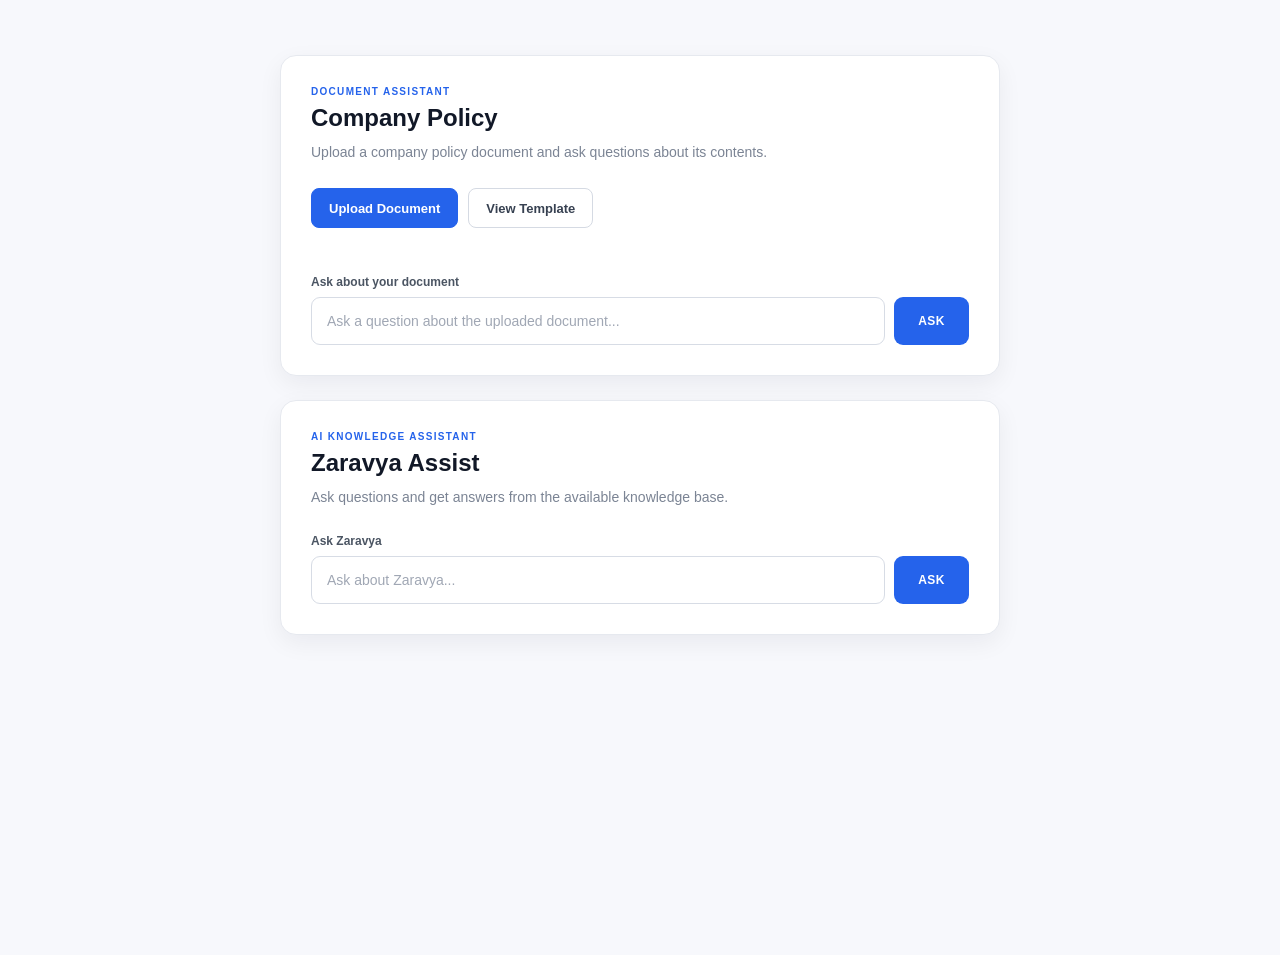
<file: index.html>
<!DOCTYPE html>
<html lang="en">

<head>
    <meta charset="UTF-8">
    <meta name="viewport" content="width=device-width, initial-scale=1.0">

    <title>Zaravya Assist</title>

    <link rel="stylesheet" href="/style.css">
</head>

<body>

    <div class="main-container">

        <!-- ==============================
             COMPANY POLICY
        =============================== -->

        <div class="company-box">

            <div class="section-header">

                <div>
                    <span class="section-label">DOCUMENT ASSISTANT</span>
                    <h2>Company Policy</h2>
                </div>

            </div>


            <p class="section-description">
                Upload a company policy document and ask questions about its contents.
            </p>


            <div class="company-buttons">

                <button
                    class="secondary-button"
                    onclick="document.getElementById('file').click()"
                >
                    Upload Document
                </button>

                <input
                    type="file"
                    id="file"
                    accept=".pdf,.png,.jpg,.jpeg,.doc,.docx"
                    onchange="uploadFile()"
                >

                <button
                    class="outline-button"
                    onclick="openTemplate()"
                >
                    View Template
                </button>

            </div>


            <div id="upload-status"></div>


            <div class="question-label">
                Ask about your document
            </div>


            <div class="company-question">

                <input
                    id="company-question"
                    placeholder="Ask a question about the uploaded document..."
                    onkeydown="handleCompanyEnter(event)"
                >

                <button
                    class="ask-button"
                    onclick="askCompany()"
                >
                    ASK
                </button>

            </div>


            <div id="company-answer"></div>

        </div>



        <!-- ==============================
             ZARAVYA ASSIST
        =============================== -->

        <div class="assist-box">

            <div class="section-header">

                <div>
                    <span class="section-label">AI KNOWLEDGE ASSISTANT</span>
                    <h1>Zaravya Assist</h1>
                </div>

            </div>


            <p class="section-description">
                Ask questions and get answers from the available knowledge base.
            </p>


            <div class="question-label">
                Ask Zaravya
            </div>


            <div class="question-area">

                <input
                    id="question"
                    placeholder="Ask about Zaravya..."
                    onkeydown="handleEnter(event)"
                >

                <button
                    class="ask-button"
                    onclick="askQuestion()"
                >
                    ASK
                </button>

            </div>


            <div id="answer"></div>

        </div>

    </div>



    <!-- ==============================
         TEMPLATE POPUP
    =============================== -->

    <div
        id="template-modal"
        class="template-modal"
    >

        <div class="template-modal-content">

            <div class="template-modal-header">

                <div>

                    <span class="section-label">
                        DOCUMENT TEMPLATE
                    </span>

                    <h2>Company Policy Template</h2>

                    <p>
                        Preview the template before downloading.
                    </p>

                </div>


                <button
                    class="close-template"
                    onclick="closeTemplate()"
                >
                    ×
                </button>

            </div>


            <!--
                The separate company_policy_template.html
                will be loaded here.
            -->

            <iframe
                id="template-frame"
                src=""
                title="Company Policy Template"
            ></iframe>


            <div class="template-modal-footer">

                <button
                    class="download-template"
                    onclick="downloadTemplate()"
                >
                    Download Template
                </button>

            </div>

        </div>

    </div>


    <script src="/script.js"></script>

</body>

</html>
</file>
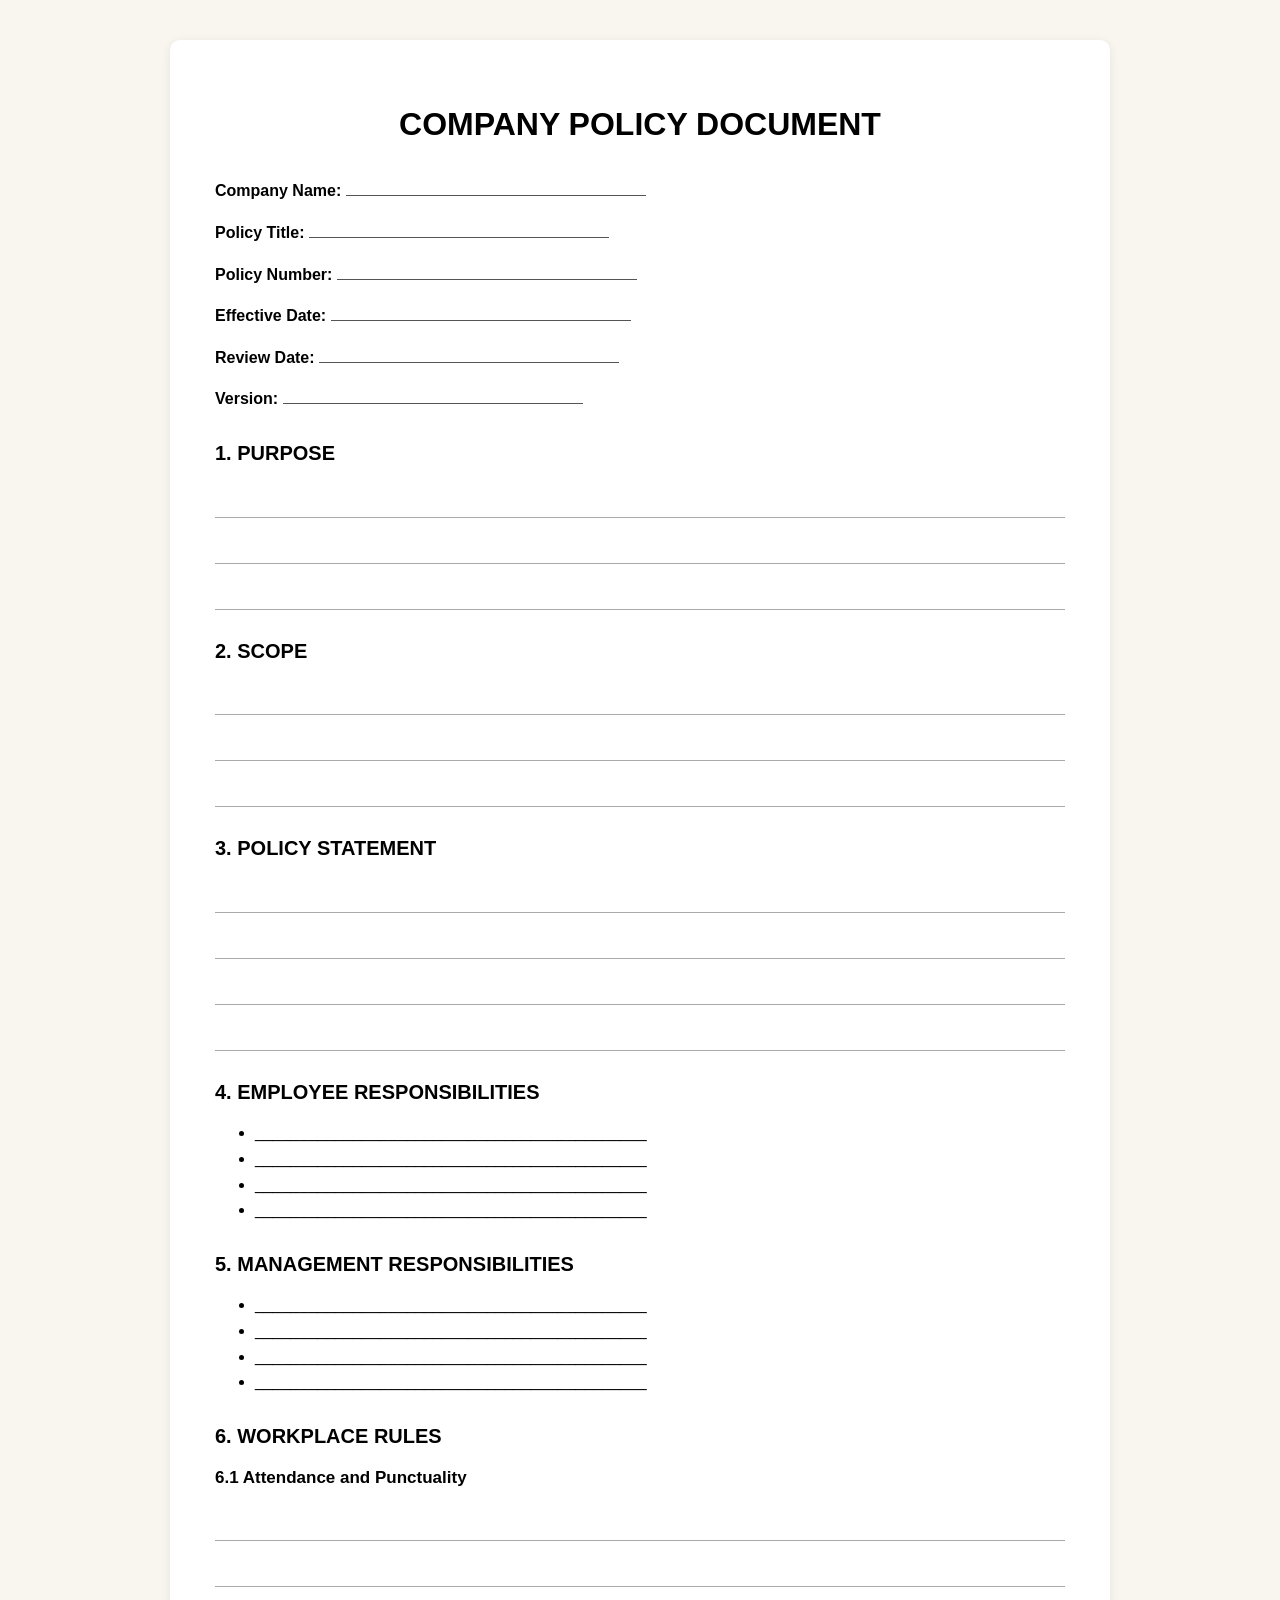
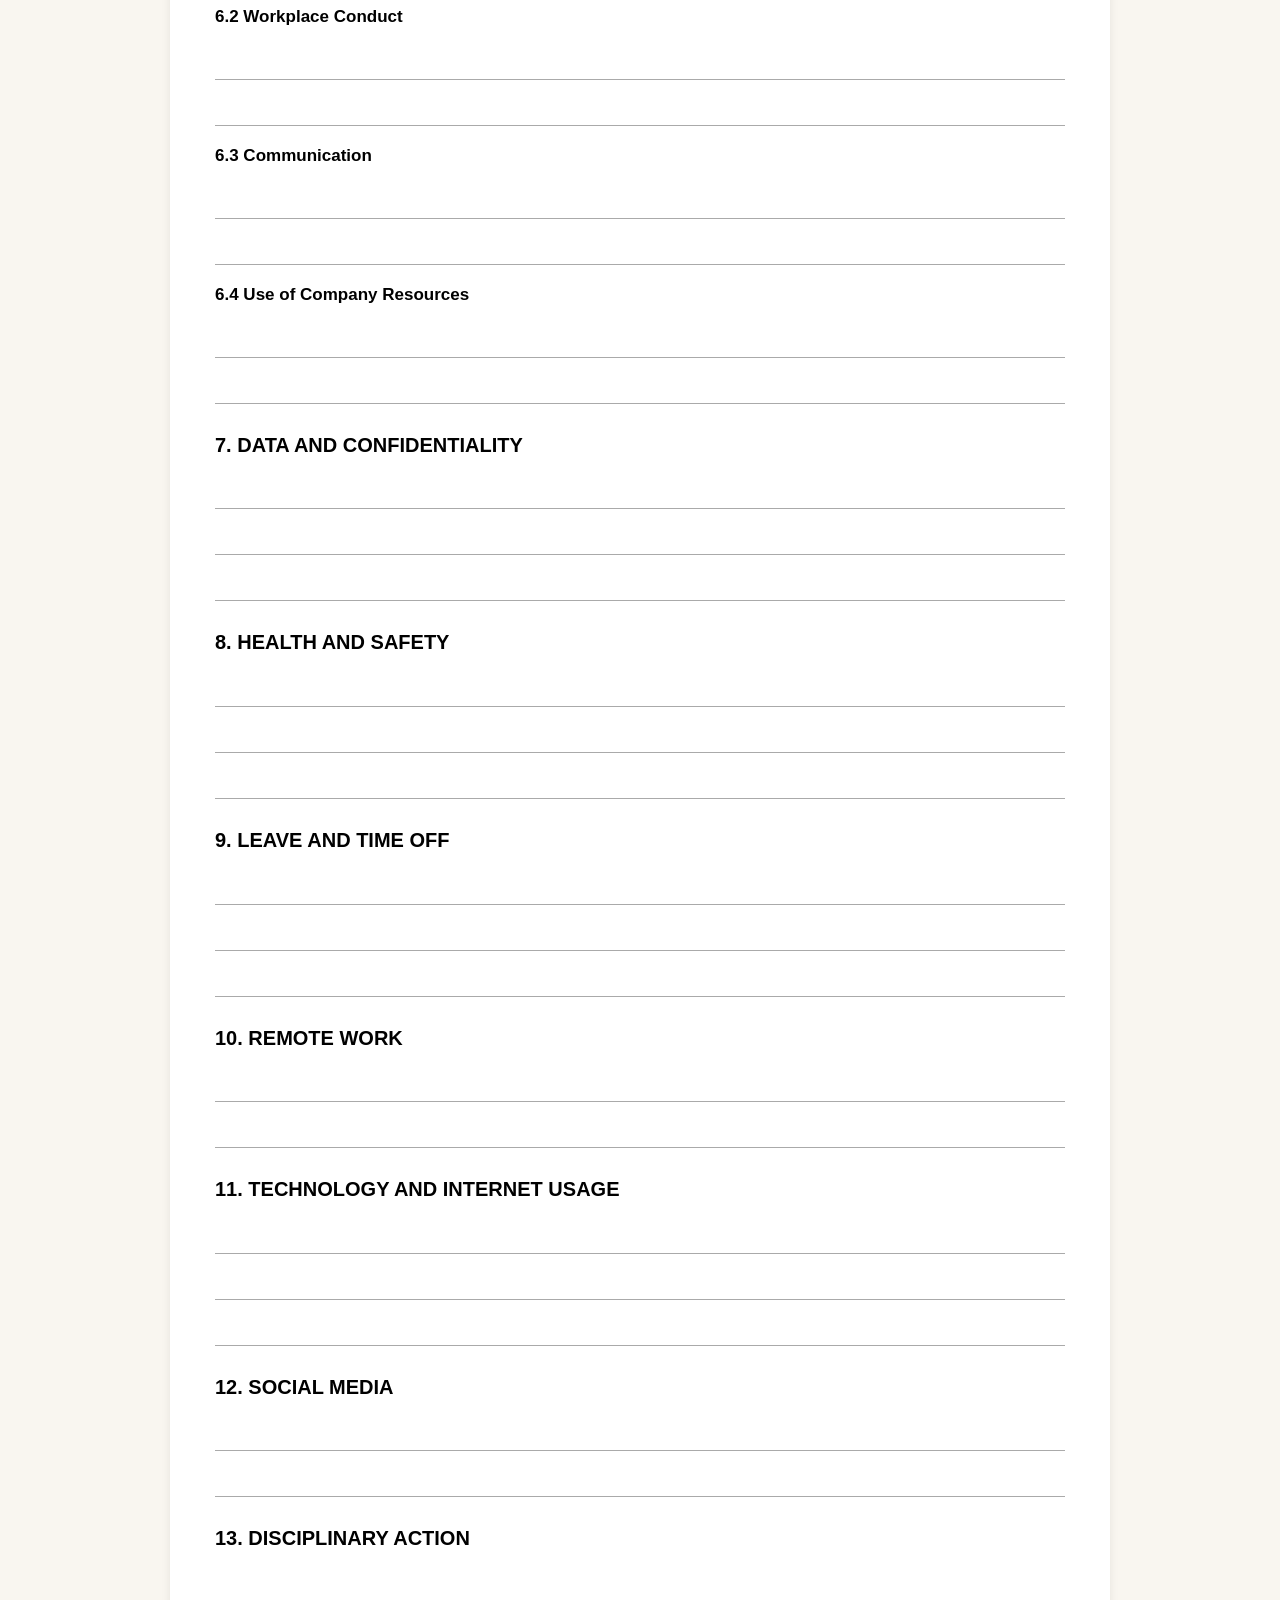
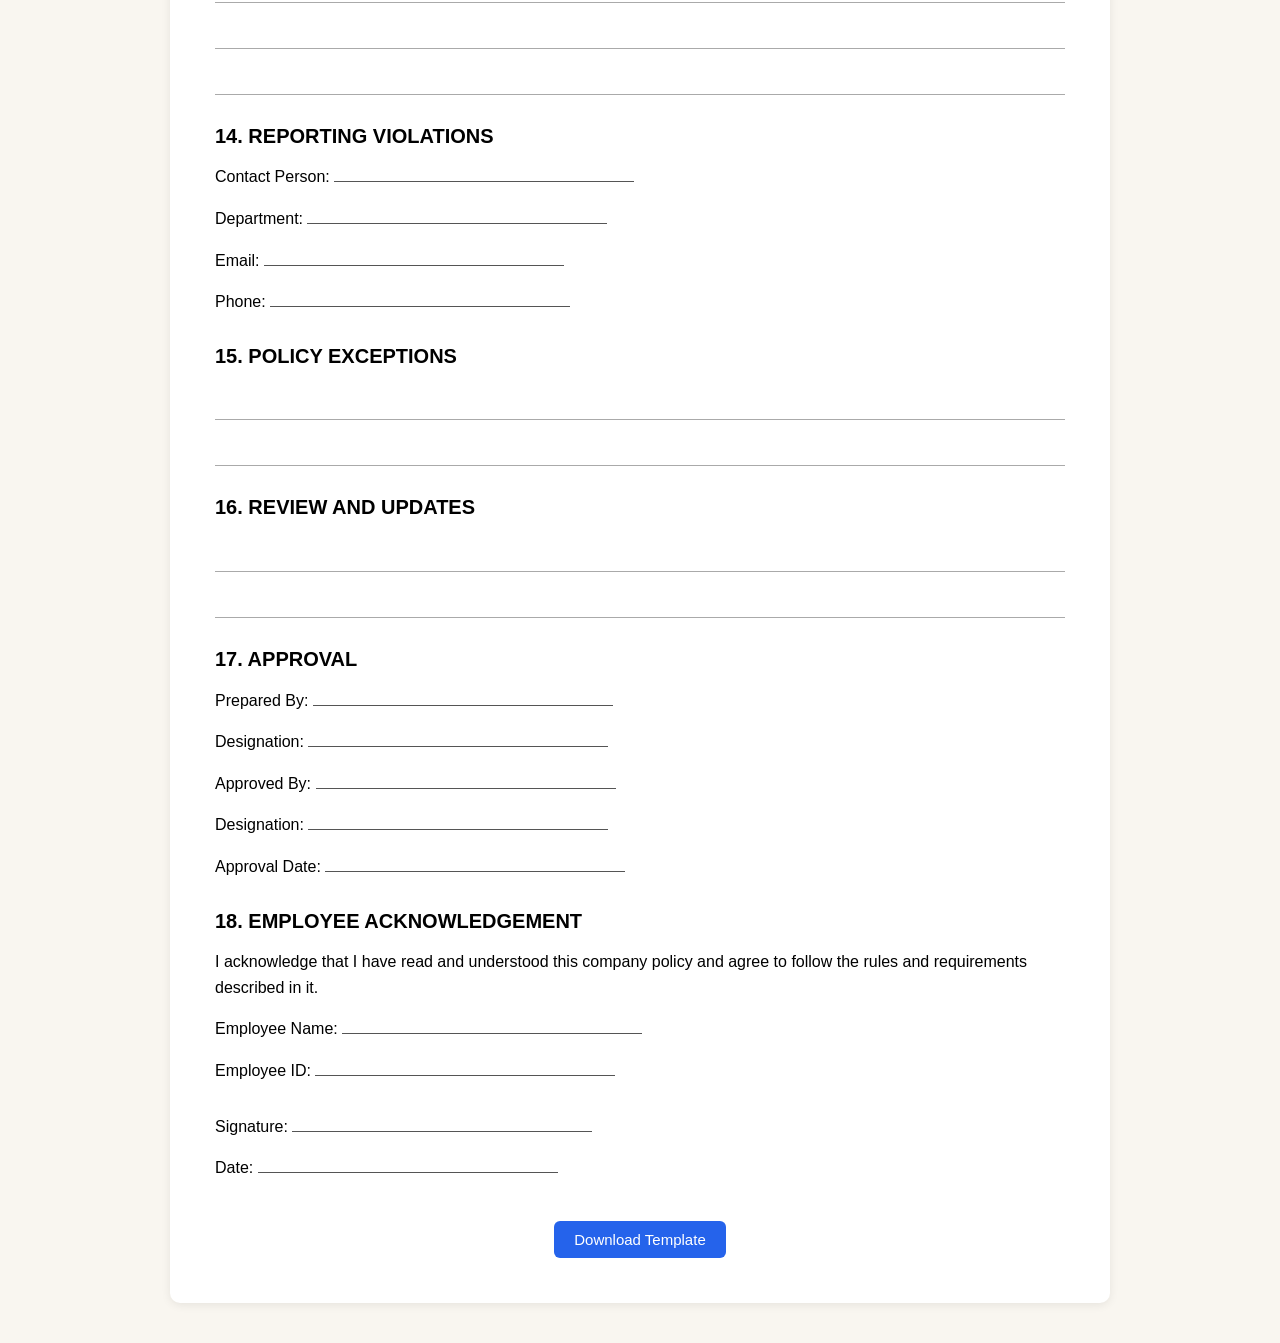
<file: company_policy_template.html>
<!DOCTYPE html>
<html>
<head>
    <title>Company Policy Template</title>
    <style>
        body {
            font-family: Arial, sans-serif;
            background: #f9f6f0;
            margin: 0;
            padding: 40px;
        }
        .policy-container {
            max-width: 850px;
            margin: auto;
            background: white;
            padding: 45px;
            border-radius: 10px;
            box-shadow: 0 2px 10px rgba(0, 0, 0, 0.08);
        }
        h1 {
            text-align: center;
            margin-bottom: 35px;
        }
        h2 {
            margin-top: 30px;
            font-size: 20px;
        }
        h3 {
            margin-top: 20px;
            font-size: 17px;
        }
        p,
        li {
            line-height: 1.6;
        }
        .line {
            border-bottom: 1px solid #555;
            display: inline-block;
            min-width: 300px;
        }
        .section-line {
            border-bottom: 1px solid #aaa;
            height: 35px;
            margin-bottom: 10px;
        }
        .signature {
            margin-top: 30px;
        }
        .download-button {
        display: block;
        margin: 40px auto 0 auto;
        padding: 10px 20px;
        border: none;
        border-radius: 6px;
        background: #2563eb;
        color: white;
        font-size: 15px;
        cursor: pointer;
            }
        .download-button:hover {
            background: #1d4ed8;
        }
        @media print {
            .download-button {
                display: none;
            }
            body {
                background: white;
                padding: 0;
            }
            .policy-container {
                box-shadow: none;
            }
        }
    </style>
</head>
<body>
    <div class="policy-container">
        <h1>COMPANY POLICY DOCUMENT</h1>
        <p><b>Company Name: </b><span class="line"></span></p>
        <p><b>Policy Title: </b><span class="line"></span></p>
        <p><b>Policy Number: </b><span class="line"></span></p>
        <p><b>Effective Date: </b><span class="line"></span></p>
        <p><b>Review Date: </b><span class="line"></span></p>
        <p><b>Version: </b><span class="line"></span></p>

        <h2>1. PURPOSE</h2>
        <div class="section-line"></div>
        <div class="section-line"></div>
        <div class="section-line"></div>

        <h2>2. SCOPE</h2>
        <div class="section-line"></div>
        <div class="section-line"></div>
        <div class="section-line"></div>

        <h2>3. POLICY STATEMENT</h2>
        <div class="section-line"></div>
        <div class="section-line"></div>
        <div class="section-line"></div>
        <div class="section-line"></div>

        <h2>4. EMPLOYEE RESPONSIBILITIES</h2>
        <ul>
            <li>____________________________________________</li>
            <li>____________________________________________</li>
            <li>____________________________________________</li>
            <li>____________________________________________</li>
        </ul>

        <h2>5. MANAGEMENT RESPONSIBILITIES</h2>
        <ul>
            <li>____________________________________________</li>
            <li>____________________________________________</li>
            <li>____________________________________________</li>
            <li>____________________________________________</li>
        </ul>

        <h2>6. WORKPLACE RULES</h2>

        <h3>6.1 Attendance and Punctuality</h3>
        <div class="section-line"></div>
        <div class="section-line"></div>

        <h3>6.2 Workplace Conduct</h3>
        <div class="section-line"></div>
        <div class="section-line"></div>

        <h3>6.3 Communication</h3>
        <div class="section-line"></div>
        <div class="section-line"></div>

        <h3>6.4 Use of Company Resources</h3>
        <div class="section-line"></div>
        <div class="section-line"></div>

        <h2>7. DATA AND CONFIDENTIALITY</h2>
        <div class="section-line"></div>
        <div class="section-line"></div>
        <div class="section-line"></div>

        <h2>8. HEALTH AND SAFETY</h2>
        <div class="section-line"></div>
        <div class="section-line"></div>
        <div class="section-line"></div>

        <h2>9. LEAVE AND TIME OFF</h2>
        <div class="section-line"></div>
        <div class="section-line"></div>
        <div class="section-line"></div>

        <h2>10. REMOTE WORK</h2>
        <div class="section-line"></div>
        <div class="section-line"></div>

        <h2>11. TECHNOLOGY AND INTERNET USAGE</h2>
        <div class="section-line"></div>
        <div class="section-line"></div>
        <div class="section-line"></div>

        <h2>12. SOCIAL MEDIA</h2>
        <div class="section-line"></div>
        <div class="section-line"></div>

        <h2>13. DISCIPLINARY ACTION</h2>
        <div class="section-line"></div>
        <div class="section-line"></div>
        <div class="section-line"></div>

        <h2>14. REPORTING VIOLATIONS</h2>
        <p>Contact Person: <span class="line"></span></p>
        <p>Department: <span class="line"></span></p>
        <p>Email: <span class="line"></span></p>
        <p>Phone: <span class="line"></span></p>

        <h2>15. POLICY EXCEPTIONS</h2>
        <div class="section-line"></div>
        <div class="section-line"></div>

        <h2>16. REVIEW AND UPDATES</h2>
        <div class="section-line"></div>
        <div class="section-line"></div>

        <h2>17. APPROVAL</h2>
        <p>Prepared By: <span class="line"></span></p>
        <p>Designation: <span class="line"></span></p>
        <p>Approved By: <span class="line"></span></p>
        <p>Designation: <span class="line"></span></p>
        <p>Approval Date: <span class="line"></span></p>

        <h2>18. EMPLOYEE ACKNOWLEDGEMENT</h2>
        <p>I acknowledge that I have read and understood this company policy and agree to follow the rules and requirements described in it.</p>
        <p>Employee Name: <span class="line"></span></p>
        <p>Employee ID: <span class="line"></span></p>
        <div class="signature">
            <p>Signature: <span class="line"></span></p>
            <p>Date: <span class="line"></span></p>
            <button class="download-button" onclick="window.print()">Download Template</button>
        </div>
    </div>
</body>
</html>
</file>
<file: style.css>
/* =========================================
   GLOBAL
========================================= */

* {
    box-sizing: border-box;
}

body {
    margin: 0;
    padding: 0;

    font-family:
        Inter,
        -apple-system,
        BlinkMacSystemFont,
        "Segoe UI",
        Arial,
        sans-serif;

    background: #f7f8fc;

    color: #1f2937;

    min-height: 100vh;
}


/* =========================================
   MAIN CONTAINER
========================================= */

.main-container {
    width: 720px;

    max-width: calc(100% - 32px);

    margin: 55px auto;
}


/* =========================================
   COMPANY + ASSIST BOXES
========================================= */

.company-box,
.assist-box {
    background: #ffffff;

    border: 1px solid #e6e9ef;

    border-radius: 16px;

    padding: 30px;

    box-shadow:
        0 8px 25px rgba(15, 23, 42, 0.06);
}


/* Space between the two sections */

.company-box {
    margin-bottom: 24px;
}


/* =========================================
   SECTION HEADER
========================================= */

.section-header {
    display: flex;

    align-items: flex-start;

    justify-content: space-between;

    margin-bottom: 8px;
}


.section-label {
    display: block;

    margin-bottom: 6px;

    font-size: 10px;

    font-weight: 700;

    letter-spacing: 1.3px;

    color: #2563eb;
}


.company-box h2,
.assist-box h1 {
    margin: 0;

    font-size: 24px;

    line-height: 1.25;

    color: #111827;

    font-weight: 700;
}


.section-description {
    margin: 0 0 25px;

    font-size: 14px;

    line-height: 1.6;

    color: #7b8494;
}


/* =========================================
   COMPANY BUTTONS
========================================= */

.company-buttons {
    display: flex;

    gap: 10px;

    margin-bottom: 8px;
}


#file {
    display: none;
}


.secondary-button,
.outline-button {
    height: 40px;

    padding: 0 17px;

    border-radius: 8px;

    font-family: inherit;

    font-size: 13px;

    font-weight: 600;

    cursor: pointer;

    transition:
        background 0.2s ease,
        border-color 0.2s ease,
        color 0.2s ease,
        transform 0.1s ease;
}


.secondary-button {
    border: 1px solid #2563eb;

    background: #2563eb;

    color: #ffffff;
}


.secondary-button:hover {
    background: #1d4ed8;

    border-color: #1d4ed8;
}


.outline-button {
    border: 1px solid #d5dae3;

    background: #ffffff;

    color: #374151;
}


.outline-button:hover {
    border-color: #2563eb;

    color: #2563eb;

    background: #f8faff;
}


.secondary-button:active,
.outline-button:active {
    transform: scale(0.98);
}


/* =========================================
   UPLOAD STATUS
========================================= */

#upload-status {
    min-height: 20px;

    margin: 7px 0 19px;

    font-size: 12px;

    color: #6b7280;
}


/* =========================================
   QUESTION LABEL
========================================= */

.question-label {
    margin-bottom: 8px;

    font-size: 12px;

    font-weight: 600;

    color: #4b5563;
}


/* =========================================
   QUESTION AREAS
========================================= */

.company-question,
.question-area {
    display: flex;

    align-items: stretch;

    gap: 9px;
}


#company-question,
#question {
    flex: 1;

    min-width: 0;

    height: 48px;

    padding: 0 15px;

    border: 1px solid #d7dce5;

    border-radius: 9px;

    outline: none;

    background: #ffffff;

    color: #1f2937;

    font-family: inherit;

    font-size: 14px;

    transition:
        border-color 0.2s ease,
        box-shadow 0.2s ease;
}


#company-question::placeholder,
#question::placeholder {
    color: #a0a7b4;
}


#company-question:focus,
#question:focus {
    border-color: #2563eb;

    box-shadow:
        0 0 0 3px rgba(37, 99, 235, 0.09);
}


/* =========================================
   ASK BUTTON
========================================= */

.ask-button {
    height: 48px;

    min-width: 75px;

    padding: 0 18px;

    border: none;

    border-radius: 9px;

    background: #2563eb;

    color: #ffffff;

    font-family: inherit;

    font-size: 12px;

    font-weight: 700;

    letter-spacing: 0.4px;

    cursor: pointer;

    transition:
        background 0.2s ease,
        transform 0.1s ease;
}


.ask-button:hover {
    background: #1d4ed8;
}


.ask-button:active {
    transform: scale(0.98);
}


/* =========================================
   ANSWER BOX
========================================= */

#company-answer,
#answer {
    display: none;

    margin-top: 18px;

    padding: 17px;

    min-height: 50px;

    border: 1px solid #e4e7ec;

    border-radius: 9px;

    background: #f8fafc;

    color: #374151;

    font-size: 14px;

    line-height: 1.65;

    white-space: pre-wrap;

    text-align: left;
}


/* =========================================
   TEMPLATE POPUP
========================================= */

.template-modal {
    display: none;

    position: fixed;

    inset: 0;

    z-index: 1000;

    align-items: center;

    justify-content: center;

    padding: 25px;

    background: rgba(15, 23, 42, 0.62);

    backdrop-filter: blur(4px);
}


/* =========================================
   TEMPLATE MODAL CONTAINER
========================================= */

.template-modal-content {
    position: relative;

    width: 850px;

    max-width: 100%;

    height: 90vh;

    background: #ffffff;

    border-radius: 15px;

    overflow: hidden;

    display: flex;

    flex-direction: column;

    box-shadow:
        0 25px 70px rgba(0, 0, 0, 0.25);
}


/* =========================================
   TEMPLATE MODAL HEADER
========================================= */

.template-modal-header {
    flex-shrink: 0;

    display: flex;

    align-items: flex-start;

    justify-content: space-between;

    padding: 20px 25px;

    border-bottom: 1px solid #e7e9ee;

    background: #ffffff;
}


.template-modal-header h2 {
    margin: 3px 0 3px;

    font-size: 20px;

    color: #111827;
}


.template-modal-header p {
    margin: 0;

    color: #7b8494;

    font-size: 12px;
}


/* =========================================
   CLOSE BUTTON
========================================= */

.close-template {
    flex-shrink: 0;

    width: 34px;

    height: 34px;

    border: none;

    border-radius: 50%;

    background: #f3f4f6;

    color: #6b7280;

    font-size: 23px;

    line-height: 30px;

    cursor: pointer;

    transition:
        background 0.2s ease,
        color 0.2s ease;
}


.close-template:hover {
    background: #e5e7eb;

    color: #111827;
}


/* =========================================
   TEMPLATE IFRAME
========================================= */

#template-frame {
    flex: 1;

    width: 100%;

    min-height: 0;

    border: none;

    background: #f5f5f5;
}


/* =========================================
   TEMPLATE FOOTER
========================================= */

.template-modal-footer {
    flex-shrink: 0;

    display: flex;

    justify-content: flex-end;

    padding: 14px 25px;

    border-top: 1px solid #e7e9ee;

    background: #ffffff;
}


.download-template {
    height: 42px;

    padding: 0 20px;

    border: none;

    border-radius: 8px;

    background: #2563eb;

    color: #ffffff;

    font-family: inherit;

    font-size: 13px;

    font-weight: 600;

    cursor: pointer;

    transition:
        background 0.2s ease,
        transform 0.1s ease;
}


.download-template:hover {
    background: #1d4ed8;
}


.download-template:active {
    transform: scale(0.98);
}


/* =========================================
   SCROLLBAR
========================================= */

#template-frame {
    scrollbar-width: thin;
}


/* =========================================
   MOBILE
========================================= */

@media (max-width: 600px) {

    .main-container {
        max-width: calc(100% - 20px);

        margin: 25px auto;
    }


    .company-box,
    .assist-box {
        padding: 22px;

        border-radius: 13px;
    }


    .company-box h2,
    .assist-box h1 {
        font-size: 21px;
    }


    .company-buttons {
        flex-wrap: wrap;
    }


    .company-question,
    .question-area {
        flex-direction: column;
    }


    .ask-button {
        width: 100%;
    }


    .template-modal {
        padding: 10px;
    }


    .template-modal-content {
        height: 95vh;

        border-radius: 12px;
    }


    .template-modal-header {
        padding: 17px 18px;
    }


    .template-modal-footer {
        padding: 12px 18px;
    }


    .download-template {
        width: 100%;
    }

}
</file>
